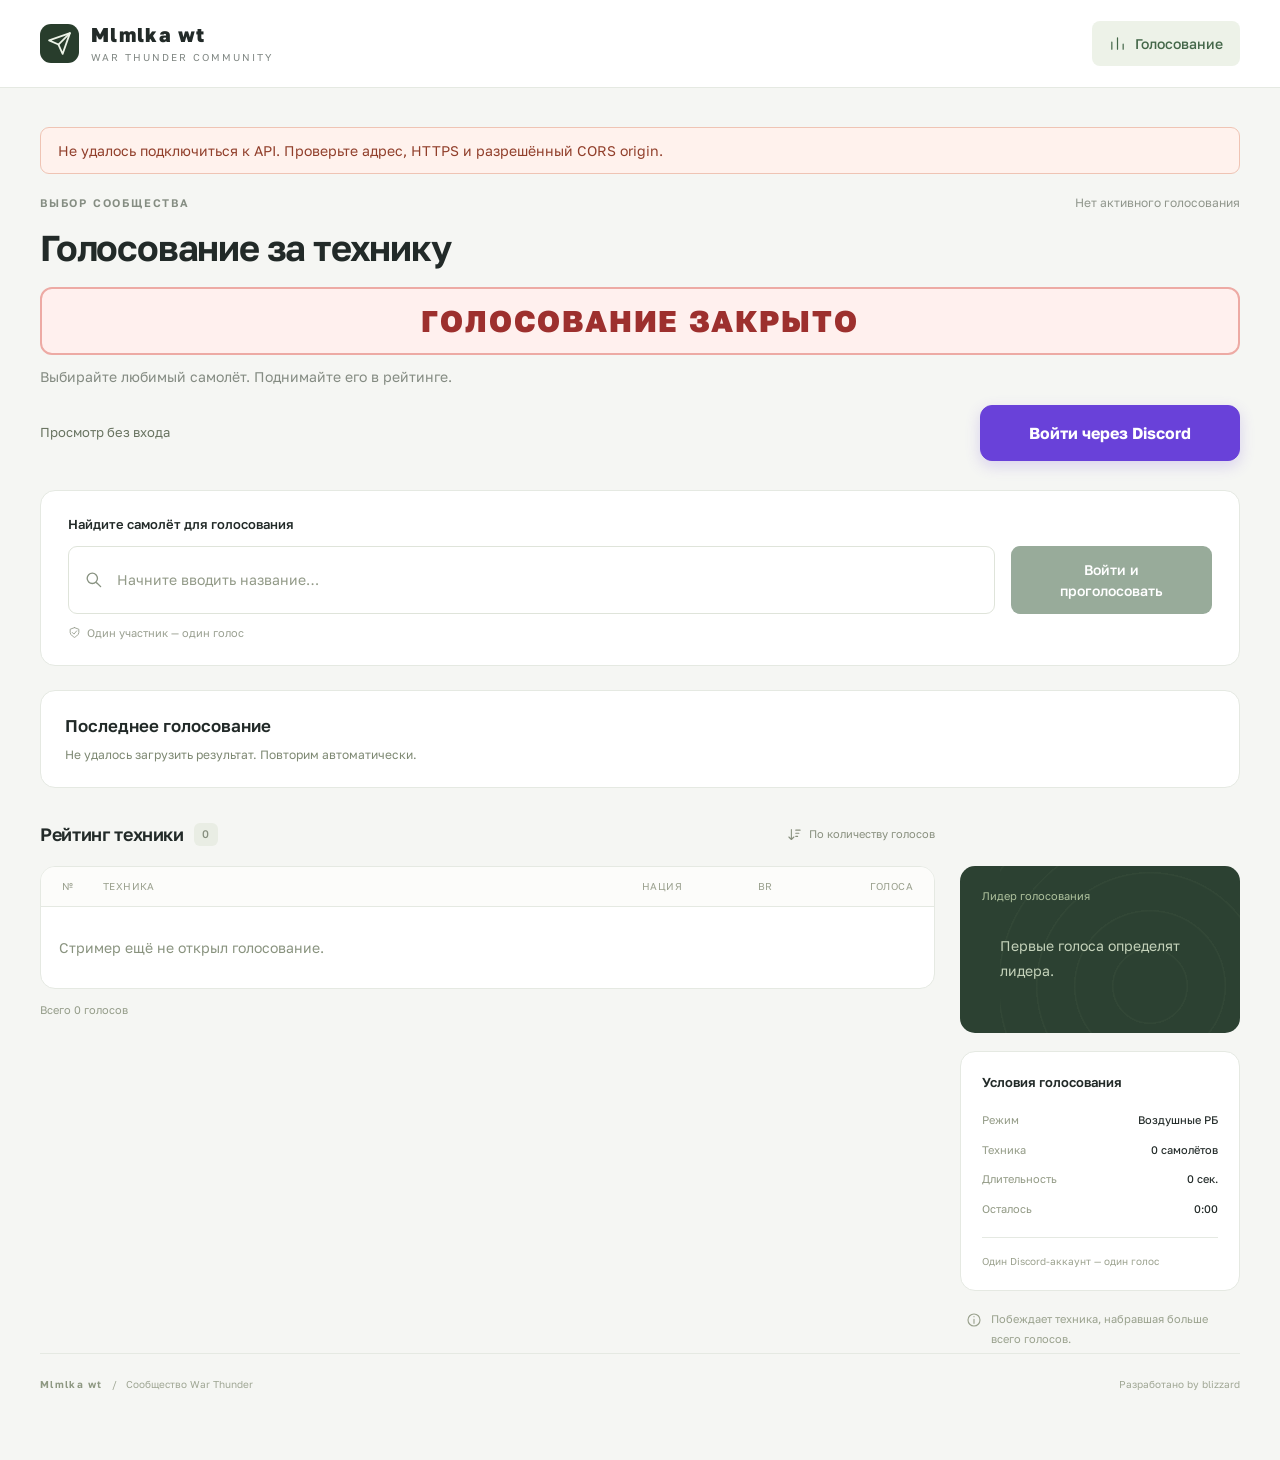
<file: index.html>
<!doctype html>
<html lang="ru"><head><meta charset="UTF-8"><meta name="viewport" content="width=device-width, initial-scale=1"><meta name="color-scheme" content="light"><meta name="description" content="Голосование за технику War Thunder — Mlmlka wt."><title>Голосование за технику — Mlmlka wt</title><link rel="icon" href='data:image/svg+xml,<svg xmlns="http://www.w3.org/2000/svg" viewBox="0 0 32 32"><rect width="32" height="32" rx="8" fill="%232c4132"/><path d="m25 7-7 19-4-9-9-3L25 7Z" fill="none" stroke="%23dce8cb" stroke-width="1.6"/></svg>'><link rel="preconnect" href="https://fonts.googleapis.com"><link rel="preconnect" href="https://fonts.gstatic.com" crossorigin><link rel="preconnect" href="https://static.encyclopedia.warthunder.com"><link rel="stylesheet" href="styles.css"><link rel="stylesheet" href="live.css"><script defer src="config.js"></script><script defer src="aircraft-images.js"></script><script defer src="voting-options.js"></script><script defer src="app.js"></script></head><body><header class="topbar"><div class="shell">
      <a class="brand" href="index.html" aria-label="Mlmlka wt — голосование"><span class="brand-mark"><svg viewBox="0 0 24 24" aria-hidden="true" ><path d="m22 2-7 20-4-9-9-4 20-7Z"/><path d="m22 2-11 11"/></svg></span><div><div class="brand-name">Mlmlka wt</div><div class="brand-sub">WAR THUNDER COMMUNITY</div></div></a>
      <nav class="nav" aria-label="Основная навигация">
        <a href="index.html" class="active" aria-current="page"><svg viewBox="0 0 24 24" aria-hidden="true" ><path d="M4 20V10m8 10V4m8 16v-7"/></svg>Голосование</a>
        <a href="admin.html" data-admin-nav hidden class="" ><svg viewBox="0 0 24 24" aria-hidden="true" ><path d="M4 21v-7m0-5V3m8 18v-9m0-5V3m8 18v-3m0-5V3M1 9h6m2 3h6m2 6h6"/></svg>Управление</a>
      </nav><div class="profile"><span class="avatar">W</span><span class="profile-name">Mlmlka wt</span><svg viewBox="0 0 24 24" aria-hidden="true" class="chevron"><path d="m7 10 5 5 5-5"/></svg></div>
    </div></header><main class="shell">
    <div class="overline"><span class="eyebrow">ВЫБОР СООБЩЕСТВА</span><span class="poll-id">Голосование № 004</span></div>
    <div class="heading-line"><h1>Голосование за технику</h1></div>
    <div class="poll-status-banner closed" id="poll-status" role="status" aria-live="polite">ГОЛОСОВАНИЕ ЗАКРЫТО</div>
    <p class="intro">Выбирайте любимый самолёт. Поднимайте его в рейтинге.</p>
    <section class="vote-box" aria-label="Ваш голос">
      <label class="field-label" for="aircraft-search">Найдите самолёт для голосования</label>
      <div class="search-field"><svg viewBox="0 0 24 24" aria-hidden="true" ><circle cx="10.5" cy="10.5" r="6.5"/><path d="m16 16 5 5"/></svg><input type="search" id="aircraft-search" list="aircraft-options" placeholder="Начните вводить название…" autocomplete="off" aria-label="Поиск самолёта"><datalist id="aircraft-options"></datalist><input type="hidden" id="aircraft-choice"></div>
      <button type="button" class="primary-button"><svg viewBox="0 0 24 24" aria-hidden="true" ><path d="m5 12 4 4L19 6"/></svg>Проголосовать</button>
      <p class="helper"><svg viewBox="0 0 24 24" aria-hidden="true" ><path d="m12 3 8 3v6c0 5-8 9-8 9s-8-4-8-9V6l8-3Z"/><path d="m8 12 3 3 5-6"/></svg>Один участник — один голос</p>
    </section>
    <section class="last-result-card panel" aria-labelledby="last-result-title"><h2 id="last-result-title">Последнее голосование</h2><p class="last-result-note">Загрузка результата…</p></section>
    <div class="results-layout"><section aria-labelledby="ranking-title">
      <div class="section-heading"><h2 id="ranking-title">Рейтинг техники <span class="count">8</span></h2><span class="sort"><svg viewBox="0 0 24 24" aria-hidden="true" ><path d="M7 4v16m-4-4 4 4 4-4M14 5h7m-7 5h5m-5 5h3"/></svg>По количеству голосов</span></div>
      <div class="ranking" role="table" aria-label="Рейтинг самолётов">
        <div class="table-head" role="row"><span>№</span><span class="tech-label">ТЕХНИКА</span><span class="nation-label">НАЦИЯ</span><span class="br-label">BR</span><span class="votes-label">ГОЛОСА</span></div>
        <div class="plane-row leader" role="row">
          <span class="rank-number" role="cell" aria-label="Место 1"><svg viewBox="0 0 24 24" aria-hidden="true" ><path d="m3 6 5 5 4-8 4 8 5-5-2 13H5L3 6Z"/><path d="M5 22h14"/></svg></span>
          <span role="cell"><img class="plane-thumb" src="https://static.encyclopedia.warthunder.com/slots/j_11a.png" alt="J-11A" decoding="async"></span>
          <div role="cell"><div class="plane-name">J-11A</div><div class="plane-meta">VIII ранг <span aria-hidden="true">·</span> Реактивный</div></div>
          <span class="nation"><span class="flag" aria-hidden="true">🇨🇳</span>Китай</span><span class="br" aria-label="Боевой рейтинг 13.3">13.3</span>
          <div class="vote-data" role="cell"><span class="vote-number">342</span><span class="vote-share">27,4%</span><div class="progress" aria-hidden="true"><span style="width:100.0%"></span></div></div>
        </div><div class="plane-row " role="row">
          <span class="rank-number" role="cell" aria-label="Место 2">02</span>
          <span role="cell"><img class="plane-thumb" src="https://static.encyclopedia.warthunder.com/slots/f_16a_block_10.png" alt="F-16A" decoding="async"></span>
          <div role="cell"><div class="plane-name">F-16A</div><div class="plane-meta">VIII ранг <span aria-hidden="true">·</span> Реактивный</div></div>
          <span class="nation"><span class="flag" aria-hidden="true">🇺🇸</span>США</span><span class="br" aria-label="Боевой рейтинг 12.3">12.3</span>
          <div class="vote-data" role="cell"><span class="vote-number">268</span><span class="vote-share">21,5%</span><div class="progress" aria-hidden="true"><span style="width:78.4%"></span></div></div>
        </div><div class="plane-row " role="row">
          <span class="rank-number" role="cell" aria-label="Место 3">03</span>
          <span role="cell"><img class="plane-thumb" src="https://static.encyclopedia.warthunder.com/slots/mig_29_9_13.png" alt="MiG-29 (9-13)" decoding="async"></span>
          <div role="cell"><div class="plane-name">MiG-29 (9-13)</div><div class="plane-meta">VIII ранг <span aria-hidden="true">·</span> Реактивный</div></div>
          <span class="nation"><span class="flag" aria-hidden="true" style="color:#b67068;font-size:17px">★</span>СССР</span><span class="br" aria-label="Боевой рейтинг 13.0">13.0</span>
          <div class="vote-data" role="cell"><span class="vote-number">196</span><span class="vote-share">15,7%</span><div class="progress" aria-hidden="true"><span style="width:57.3%"></span></div></div>
        </div><div class="plane-row " role="row">
          <span class="rank-number" role="cell" aria-label="Место 4">04</span>
          <span role="cell"><img class="plane-thumb" src="https://static.encyclopedia.warthunder.com/slots/saab_jas39a.png" alt="JAS39A" decoding="async"></span>
          <div role="cell"><div class="plane-name">JAS39A</div><div class="plane-meta">VIII ранг <span aria-hidden="true">·</span> Реактивный</div></div>
          <span class="nation"><span class="flag" aria-hidden="true">🇸🇪</span>Швеция</span><span class="br" aria-label="Боевой рейтинг 13.0">13.0</span>
          <div class="vote-data" role="cell"><span class="vote-number">154</span><span class="vote-share">12,3%</span><div class="progress" aria-hidden="true"><span style="width:45.0%"></span></div></div>
        </div><div class="plane-row " role="row">
          <span class="rank-number" role="cell" aria-label="Место 5">05</span>
          <span role="cell"><img class="plane-thumb" src="https://static.encyclopedia.warthunder.com/slots/mirage_2000c_s5.png" alt="Mirage 2000C-S5" decoding="async"></span>
          <div role="cell"><div class="plane-name">Mirage 2000C-S5</div><div class="plane-meta">VIII ранг <span aria-hidden="true">·</span> Реактивный</div></div>
          <span class="nation"><span class="flag" aria-hidden="true">🇫🇷</span>Франция</span><span class="br" aria-label="Боевой рейтинг 12.3">12.3</span>
          <div class="vote-data" role="cell"><span class="vote-number">112</span><span class="vote-share">9,0%</span><div class="progress" aria-hidden="true"><span style="width:32.7%"></span></div></div>
        </div><div class="plane-row " role="row">
          <span class="rank-number" role="cell" aria-label="Место 6">06</span>
          <span role="cell"><img class="plane-thumb" src="https://static.encyclopedia.warthunder.com/slots/f_15a.png" alt="F-15A" decoding="async"></span>
          <div role="cell"><div class="plane-name">F-15A</div><div class="plane-meta">VIII ранг <span aria-hidden="true">·</span> Реактивный</div></div>
          <span class="nation"><span class="flag" aria-hidden="true">🇺🇸</span>США</span><span class="br" aria-label="Боевой рейтинг 12.7">12.7</span>
          <div class="vote-data" role="cell"><span class="vote-number">82</span><span class="vote-share">6,6%</span><div class="progress" aria-hidden="true"><span style="width:24.0%"></span></div></div>
        </div><div class="plane-row " role="row">
          <span class="rank-number" role="cell" aria-label="Место 7">07</span>
          <span role="cell"><img class="plane-thumb" src="https://static.encyclopedia.warthunder.com/slots/su_27.png" alt="Su-27" decoding="async"></span>
          <div role="cell"><div class="plane-name">Su-27</div><div class="plane-meta">VIII ранг <span aria-hidden="true">·</span> Реактивный</div></div>
          <span class="nation"><span class="flag" aria-hidden="true" style="color:#b67068;font-size:17px">★</span>СССР</span><span class="br" aria-label="Боевой рейтинг 13.0">13.0</span>
          <div class="vote-data" role="cell"><span class="vote-number">58</span><span class="vote-share">4,6%</span><div class="progress" aria-hidden="true"><span style="width:17.0%"></span></div></div>
        </div><div class="plane-row " role="row">
          <span class="rank-number" role="cell" aria-label="Место 8">08</span>
          <span role="cell"><img class="plane-thumb" src="https://static.encyclopedia.warthunder.com/slots/mig-21_smt.png" alt="MiG-21SMT" decoding="async"></span>
          <div role="cell"><div class="plane-name">MiG-21SMT</div><div class="plane-meta">VII ранг <span aria-hidden="true">·</span> Реактивный</div></div>
          <span class="nation"><span class="flag" aria-hidden="true" style="color:#b67068;font-size:17px">★</span>СССР</span><span class="br" aria-label="Боевой рейтинг 10.3">10.3</span>
          <div class="vote-data" role="cell"><span class="vote-number">36</span><span class="vote-share">2,9%</span><div class="progress" aria-hidden="true"><span style="width:10.5%"></span></div></div>
        </div>
      </div>
      <div class="ranking-foot"><span><svg viewBox="0 0 24 24" aria-hidden="true" ><path d="M4 20V10m8 10V4m8 16v-7"/></svg>Всего 1 248 голосов</span><span>Результаты по убыванию голосов</span></div>
    </section><aside class="sidebar">
      <section class="leader-card" aria-label="Лидер голосования"><p class="label"><svg viewBox="0 0 24 24" aria-hidden="true" ><path d="m3 6 5 5 4-8 4 8 5-5-2 13H5L3 6Z"/><path d="M5 22h14"/></svg>Лидер голосования</p><img class="leader-image" src="https://static.encyclopedia.warthunder.com/slots/j_11a.png" alt="J-11A" decoding="async"><h2 class="leader-title">J-11A</h2><p class="leader-description">Китай &nbsp; / &nbsp; VIII ранг &nbsp; / &nbsp; BR 13.3</p><div class="leader-stats"><div><strong>342</strong><small>голоса за технику</small></div><div style="text-align:right"><strong class="percent">27,4%</strong><small>от всех голосов</small></div></div></section>
      <section class="info-card"><h3>Условия голосования</h3><div class="condition"><span>Режим</span><strong>Воздушные РБ</strong></div><div class="condition"><span>Нации</span><strong>Все нации</strong></div><div class="condition"><span>Боевой рейтинг</span><strong>10.0 — 14.0</strong></div><div class="condition"><span>Тип техники</span><strong>Реактивные</strong></div><div class="info-bottom"><svg viewBox="0 0 24 24" aria-hidden="true" ><circle cx="12" cy="12" r="9"/><path d="M12 7v5l3 2"/></svg>Открыто 26 сентября 2026</div></section>
      <p class="mini-note"><svg viewBox="0 0 24 24" aria-hidden="true" ><circle cx="12" cy="12" r="9"/><path d="M12 11v6m0-10h.01"/></svg>Побеждает техника, набравшая больше всего голосов.</p>
    </aside></div>
    <footer class="site-footer "><span><span class="footer-brand">Mlmlka wt</span> &nbsp; / &nbsp; Сообщество War Thunder</span><span class="footer-right">Разработано by blizzard <svg viewBox="0 0 24 24" aria-hidden="true" ><path d="m22 2-7 20-4-9-9-4 20-7Z"/><path d="m22 2-11 11"/></svg></span></footer></main></body></html>
</file>
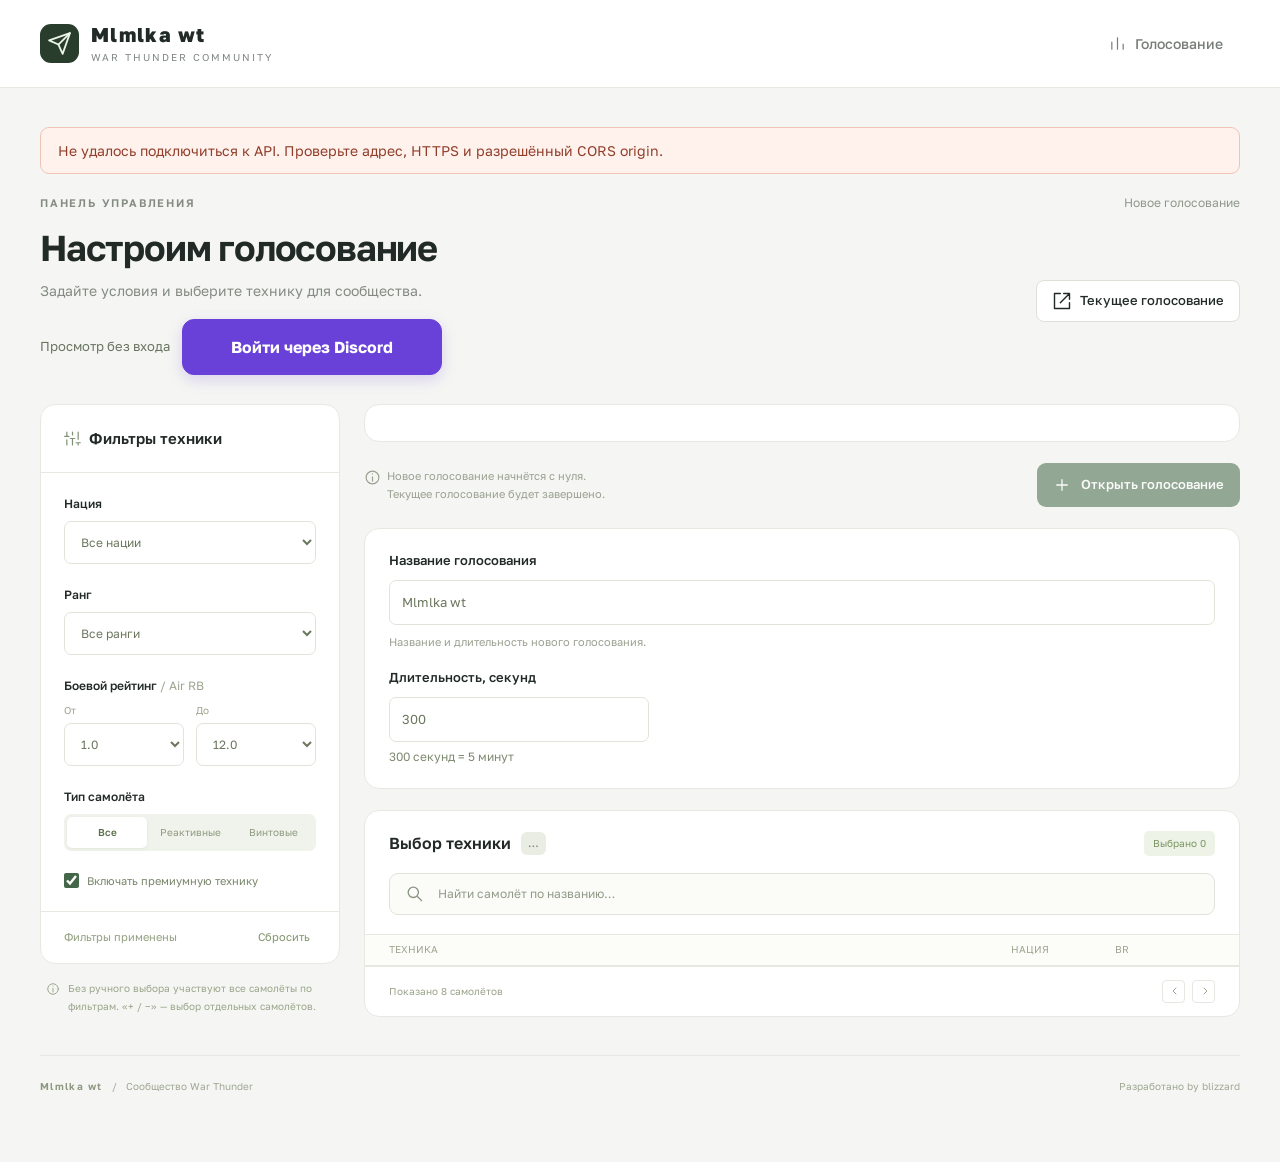
<file: admin.html>
<!doctype html>
<html lang="ru"><head><meta charset="UTF-8"><meta name="viewport" content="width=device-width, initial-scale=1"><meta name="color-scheme" content="light"><meta name="description" content="Голосование за технику War Thunder — Mlmlka wt."><title>Управление голосованием — Mlmlka wt</title><link rel="icon" href='data:image/svg+xml,<svg xmlns="http://www.w3.org/2000/svg" viewBox="0 0 32 32"><rect width="32" height="32" rx="8" fill="%232c4132"/><path d="m25 7-7 19-4-9-9-3L25 7Z" fill="none" stroke="%23dce8cb" stroke-width="1.6"/></svg>'><link rel="preconnect" href="https://fonts.googleapis.com"><link rel="preconnect" href="https://fonts.gstatic.com" crossorigin><link rel="preconnect" href="https://static.encyclopedia.warthunder.com"><link rel="stylesheet" href="styles.css"><link rel="stylesheet" href="live.css"><script defer src="config.js"></script><script defer src="aircraft-images.js"></script><script defer src="voting-options.js"></script><script defer src="app.js"></script></head><body><header class="topbar"><div class="shell">
      <a class="brand" href="index.html" aria-label="Mlmlka wt — голосование"><span class="brand-mark"><svg viewBox="0 0 24 24" aria-hidden="true" ><path d="m22 2-7 20-4-9-9-4 20-7Z"/><path d="m22 2-11 11"/></svg></span><div><div class="brand-name">Mlmlka wt</div><div class="brand-sub">WAR THUNDER COMMUNITY</div></div></a>
      <nav class="nav" aria-label="Основная навигация">
        <a href="index.html" class="" ><svg viewBox="0 0 24 24" aria-hidden="true" ><path d="M4 20V10m8 10V4m8 16v-7"/></svg>Голосование</a>
        <a href="admin.html" data-admin-nav hidden class="active" aria-current="page"><svg viewBox="0 0 24 24" aria-hidden="true" ><path d="M4 21v-7m0-5V3m8 18v-9m0-5V3m8 18v-3m0-5V3M1 9h6m2 3h6m2 6h6"/></svg>Управление</a>
      </nav><div class="profile"><span class="avatar">W</span><span class="profile-name">Mlmlka wt</span><svg viewBox="0 0 24 24" aria-hidden="true" class="chevron"><path d="m7 10 5 5 5-5"/></svg></div>
    </div></header><main class="shell">
      <div class="overline"><span class="eyebrow">ПАНЕЛЬ УПРАВЛЕНИЯ</span><span class="poll-id">Новое голосование</span></div>
      <div class="title-row"><div><h1>Настроим голосование</h1><p class="intro">Задайте условия и выберите технику для сообщества.</p></div><a class="outline-button" href="index.html"><svg viewBox="0 0 24 24" aria-hidden="true" ><path d="M14 3h7v7m0-7L10 14M10 3H3v18h18v-7"/></svg>Текущее голосование</a></div>
      <div class="admin-layout"><aside><section class="panel"><h2 class="panel-title"><svg viewBox="0 0 24 24" aria-hidden="true" ><path d="M4 21v-7m0-5V3m8 18v-9m0-5V3m8 18v-3m0-5V3M1 9h6m2 3h6m2 6h6"/></svg>Фильтры техники</h2><div class="panel-body">
        <div class="field-group"><label class="field-label" for="nation">Нация</label><select class="select-input" id="nation"><option>Все нации</option><option>США</option><option>Германия</option><option>СССР</option><option>Великобритания</option><option>Япония</option><option>Китай</option><option>Италия</option><option>Франция</option><option>Швеция</option><option>Израиль</option></select></div>
        <div class="field-group"><label class="field-label" for="rank">Ранг</label><select class="select-input" id="rank"><option>Все ранги</option><option>I — III</option><option>IV — VI</option><option selected>VII — IX</option></select></div>
        <div class="field-group wide"><span class="field-label">Боевой рейтинг <span style="font-weight:400;color:#9ba58e">/ Air RB</span></span><div class="double-fields"><div><label class="range-caption" for="min-br">От</label><select class="select-input" id="min-br" aria-label="Минимальный BR"><option>1.0</option></select></div><div><label class="range-caption" for="max-br">До</label><select class="select-input" id="max-br" aria-label="Максимальный BR"><option>12.0</option></select></div></div></div>
        <div class="field-group wide"><span class="field-label">Тип самолёта</span><div class="segmented" aria-label="Тип самолёта"><button type="button">Все</button><button type="button" class="selected" aria-pressed="true">Реактивные</button><button type="button">Винтовые</button></div></div>
        <div class="field-group wide"><label class="check-row"><input type="checkbox" checked>Включать премиумную технику</label></div>
      </div><div class="filter-bottom"><span>Фильтры применены</span><button type="button">Сбросить</button></div></section><p class="filter-note"><svg viewBox="0 0 24 24" aria-hidden="true" ><circle cx="12" cy="12" r="9"/><path d="M12 11v6m0-10h.01"/></svg>Без ручного выбора участвуют все самолёты по фильтрам. «+ / −» — выбор отдельных самолётов.</p></aside>
      <div class="admin-right"><div class="admin-actions"><p class="helper"><svg viewBox="0 0 24 24" aria-hidden="true" ><circle cx="12" cy="12" r="9"/><path d="M12 11v6m0-10h.01"/></svg>Новое голосование начнётся с нуля.<br>Текущее голосование будет завершено.</p><button class="primary-button" type="button"><svg viewBox="0 0 24 24" aria-hidden="true" ><path d="M12 5v14M5 12h14"/></svg>Открыть голосование</button></div>
      <section class="panel name-panel"><label class="field-label" for="poll-title">Название голосования</label><input class="text-input" id="poll-title" value="Mlmlka wt" maxlength="100"><p class="helper">Это название увидят участники голосования.</p></section>
      <section class="panel"><div class="catalog-heading"><h2>Выбор техники <span class="count">1 324</span></h2><span class="selected-tag"><svg viewBox="0 0 24 24" aria-hidden="true" ><path d="m5 12 4 4L19 6"/></svg>Выбрано 5</span></div>
      <label class="search-field catalog-search"><svg viewBox="0 0 24 24" aria-hidden="true" ><circle cx="10.5" cy="10.5" r="6.5"/><path d="m16 16 5 5"/></svg><input type="search" placeholder="Найти самолёт по названию…" aria-label="Поиск техники"></label>
      <div class="catalog-head"><span class="tech-label">ТЕХНИКА</span><span class="nation-label">НАЦИЯ</span><span>BR</span><span></span></div>
      <div class="catalog-row selected-row"><img class="plane-thumb" src="https://static.encyclopedia.warthunder.com/slots/j_11a.png" alt="J-11A" decoding="async"><div><div class="plane-name">J-11A</div><div class="plane-meta">VIII ранг · Реактивный</div></div><span class="nation"><span class="flag" aria-hidden="true">🇨🇳</span>Китай</span><span class="br">13.3</span><button type="button" class="add-remove" aria-label="Убрать J-11A" title="Убрать из голосования"><svg viewBox="0 0 24 24" aria-hidden="true" ><path d="M5 12h14"/></svg></button></div><div class="catalog-row selected-row"><img class="plane-thumb" src="https://static.encyclopedia.warthunder.com/slots/f_16a_block_10.png" alt="F-16A" decoding="async"><div><div class="plane-name">F-16A</div><div class="plane-meta">VIII ранг · Реактивный</div></div><span class="nation"><span class="flag" aria-hidden="true">🇺🇸</span>США</span><span class="br">12.3</span><button type="button" class="add-remove" aria-label="Убрать F-16A" title="Убрать из голосования"><svg viewBox="0 0 24 24" aria-hidden="true" ><path d="M5 12h14"/></svg></button></div><div class="catalog-row selected-row"><img class="plane-thumb" src="https://static.encyclopedia.warthunder.com/slots/mig_29_9_13.png" alt="MiG-29 (9-13)" decoding="async"><div><div class="plane-name">MiG-29 (9-13)</div><div class="plane-meta">VIII ранг · Реактивный</div></div><span class="nation"><span class="flag" aria-hidden="true" style="color:#b67068;font-size:17px">★</span>СССР</span><span class="br">13.0</span><button type="button" class="add-remove" aria-label="Убрать MiG-29 (9-13)" title="Убрать из голосования"><svg viewBox="0 0 24 24" aria-hidden="true" ><path d="M5 12h14"/></svg></button></div><div class="catalog-row selected-row"><img class="plane-thumb" src="https://static.encyclopedia.warthunder.com/slots/saab_jas39a.png" alt="JAS39A" decoding="async"><div><div class="plane-name">JAS39A</div><div class="plane-meta">VIII ранг · Реактивный</div></div><span class="nation"><span class="flag" aria-hidden="true">🇸🇪</span>Швеция</span><span class="br">13.0</span><button type="button" class="add-remove" aria-label="Убрать JAS39A" title="Убрать из голосования"><svg viewBox="0 0 24 24" aria-hidden="true" ><path d="M5 12h14"/></svg></button></div><div class="catalog-row selected-row"><img class="plane-thumb" src="https://static.encyclopedia.warthunder.com/slots/mirage_2000c_s5.png" alt="Mirage 2000C-S5" decoding="async"><div><div class="plane-name">Mirage 2000C-S5</div><div class="plane-meta">VIII ранг · Реактивный</div></div><span class="nation"><span class="flag" aria-hidden="true">🇫🇷</span>Франция</span><span class="br">12.3</span><button type="button" class="add-remove" aria-label="Убрать Mirage 2000C-S5" title="Убрать из голосования"><svg viewBox="0 0 24 24" aria-hidden="true" ><path d="M5 12h14"/></svg></button></div><div class="catalog-row "><img class="plane-thumb" src="https://static.encyclopedia.warthunder.com/slots/f_15a.png" alt="F-15A" decoding="async"><div><div class="plane-name">F-15A</div><div class="plane-meta">VIII ранг · Реактивный</div></div><span class="nation"><span class="flag" aria-hidden="true">🇺🇸</span>США</span><span class="br">12.7</span><button type="button" class="add-remove" aria-label="Добавить F-15A" title="Добавить в голосование"><svg viewBox="0 0 24 24" aria-hidden="true" ><path d="M12 5v14M5 12h14"/></svg></button></div><div class="catalog-row "><img class="plane-thumb" src="https://static.encyclopedia.warthunder.com/slots/su_27.png" alt="Su-27" decoding="async"><div><div class="plane-name">Su-27</div><div class="plane-meta">VIII ранг · Реактивный</div></div><span class="nation"><span class="flag" aria-hidden="true" style="color:#b67068;font-size:17px">★</span>СССР</span><span class="br">13.0</span><button type="button" class="add-remove" aria-label="Добавить Su-27" title="Добавить в голосование"><svg viewBox="0 0 24 24" aria-hidden="true" ><path d="M12 5v14M5 12h14"/></svg></button></div><div class="catalog-row "><img class="plane-thumb" src="https://static.encyclopedia.warthunder.com/slots/mig-21_smt.png" alt="MiG-21SMT" decoding="async"><div><div class="plane-name">MiG-21SMT</div><div class="plane-meta">VII ранг · Реактивный</div></div><span class="nation"><span class="flag" aria-hidden="true" style="color:#b67068;font-size:17px">★</span>СССР</span><span class="br">10.3</span><button type="button" class="add-remove" aria-label="Добавить MiG-21SMT" title="Добавить в голосование"><svg viewBox="0 0 24 24" aria-hidden="true" ><path d="M12 5v14M5 12h14"/></svg></button></div>
      <div class="catalog-footer"><span>Показано 8 самолётов</span><div class="pagination"><button type="button" aria-label="Предыдущая страница"><svg viewBox="0 0 24 24" aria-hidden="true" ><path d="m14 6-6 6 6 6"/></svg></button><button type="button" aria-label="Следующая страница"><svg viewBox="0 0 24 24" aria-hidden="true" ><path d="m10 6 6 6-6 6"/></svg></button></div></div></section>
      </div></div>
    <footer class="site-footer admin-footer"><span><span class="footer-brand">Mlmlka wt</span> &nbsp; / &nbsp; Сообщество War Thunder</span><span class="footer-right">Разработано by blizzard <svg viewBox="0 0 24 24" aria-hidden="true" ><path d="m22 2-7 20-4-9-9-4 20-7Z"/><path d="m22 2-11 11"/></svg></span></footer></main></body></html>
</file>
<file: styles.css>
@import url('https://fonts.googleapis.com/css2?family=Golos+Text:wght@400;450;500;550;600;650;700;750;800&display=swap');

:root{--bg:#f5f6f3;--white:#fff;--ink:#222a28;--muted:#828985;--line:#e5e9e2;--green:#446749;--green-dark:#263e2d;--pale:#edf2e8;--radius:15px;font-family:'Golos Text',Arial,sans-serif;color:var(--ink);font-synthesis:none}
*{box-sizing:border-box}body{margin:0;background:var(--bg);font-size:14px;line-height:1.5}button,input,select{font:inherit}button,a,select{ -webkit-tap-highlight-color:transparent}button{cursor:pointer}a{color:inherit;text-decoration:none}button:focus-visible,a:focus-visible,input:focus-visible,select:focus-visible{outline:3px solid #83a676;outline-offset:4px}button{border:0;background:none;color:inherit}svg{width:20px;height:20px;fill:none;stroke:currentColor;stroke-width:1.7;stroke-linecap:round;stroke-linejoin:round;flex-shrink:0}button svg{width:18px;height:18px}h1,h2,h3,p{margin:0}input,select{min-width:0}input::placeholder{color:#939991}select{cursor:pointer}small{font-size:12px}button:hover{filter:brightness(.97)}.shell{width:min(1248px,calc(100% - 80px));margin:auto}
.topbar{height:88px;background:var(--white);border-bottom:1px solid var(--line)}.topbar .shell{height:100%;display:flex;align-items:center;justify-content:space-between;gap:30px}.brand{display:flex;align-items:center;gap:12px}.brand-mark{width:39px;height:39px;background:#283d2c;border-radius:11px;display:grid;place-items:center;color:#edf4e8}.brand-mark svg{width:25px;height:25px}.brand-name{font-size:20px;font-weight:800;letter-spacing:1.3px;line-height:1.2}.brand-sub{color:var(--muted);font-size:10px;letter-spacing:2px;margin-top:4px}.nav{display:flex;align-items:center;gap:7px;margin-left:auto}.nav a{display:flex;align-items:center;gap:9px;padding:12px 17px;border-radius:8px;color:#777e78;font-weight:500}.nav a.active{background:var(--pale);color:var(--green)}.nav a:hover{background:#f2f4ef}.nav svg{width:17px;height:17px}.profile{display:flex;align-items:center;border-left:1px solid var(--line);padding-left:27px;margin-left:15px;gap:11px}.avatar{display:grid;place-items:center;width:34px;height:34px;border:1px solid #dfe5d9;border-radius:50%;background:#f0f2e9;color:#626e51;font-size:12px;font-weight:700}.profile .chevron{width:13px;height:13px;color:var(--muted)}.profile-name{font-weight:550;font-size:13px}
main{padding-top:39px;padding-bottom:45px}.overline{display:flex;justify-content:space-between;align-items:center;margin-bottom:14px}.eyebrow{font-size:11px;color:#858d82;letter-spacing:1.8px;font-weight:600}.poll-id{font-size:12px;color:#90968c}.heading-line{display:flex;align-items:center;gap:17px;flex-wrap:wrap}h1{font-size:36px;font-weight:650;line-height:1.2;letter-spacing:-1.2px}.status{display:inline-flex;align-items:center;gap:7px;padding:5px 10px;border-radius:20px;color:#507247;background:#e9efe2;font-size:11px;font-weight:550;white-space:nowrap}.dot{width:6px;height:6px;display:block;background:#789b65;border-radius:50%}.intro{margin-top:11px;color:#848b82;font-size:14px}.title-row{display:flex;align-items:center;justify-content:space-between;gap:20px}.outline-button{display:inline-flex;align-items:center;justify-content:center;gap:8px;border:1px solid #dbe1d6;border-radius:8px;padding:10px 15px;background:#fff;font-size:13px;font-weight:500}
.vote-box{margin-top:29px;padding:24px 27px;display:grid;grid-template-columns:1fr 201px;gap:11px 16px;background:#fff;border:1px solid var(--line);border-radius:var(--radius)}.field-label{display:block;font-size:13px;font-weight:550;margin-bottom:9px}.vote-box .field-label{grid-column:1/-1;margin-bottom:0}.search-field{display:flex;align-items:center;gap:12px;padding:0 15px;border:1px solid #dfe4da;border-radius:9px;background:#fff;min-height:48px}.search-field svg{color:#889281;width:19px;height:19px}.search-field select,.search-field input{height:46px;flex:1;border:0;outline:0;background:transparent;width:100%;font-size:14px;color:#737d6c}.search-field:focus-within{box-shadow:0 0 0 3px #e2eadc;border-color:#809573}.primary-button{display:inline-flex;align-items:center;justify-content:center;gap:10px;padding:13px 20px;min-height:48px;border-radius:9px;background:var(--green);color:white;font-weight:550;font-size:14px}.helper{display:flex;align-items:center;gap:6px;color:#9aa091;font-size:11px;grid-column:1/-1}.helper svg{width:13px;height:13px}.results-layout{display:grid;grid-template-columns:minmax(0,1fr) 280px;gap:25px;margin-top:33px}.section-heading{display:flex;align-items:center;justify-content:space-between;margin-bottom:18px;gap:12px}.section-heading h2{font-size:18px;letter-spacing:-.35px;font-weight:600;display:flex;align-items:center;gap:10px}.count{font-size:11px;color:#878f7f;background:#e9ede4;display:inline-flex;align-items:center;justify-content:center;min-width:24px;height:23px;padding:0 7px;border-radius:6px;font-weight:500;letter-spacing:0}.sort{display:flex;gap:7px;align-items:center;font-size:11px;color:#89907f}.sort svg{width:15px;height:15px}.ranking{background:#fff;border:1px solid var(--line);border-radius:var(--radius);overflow:hidden}.table-head,.plane-row{display:grid;grid-template-columns:29px 82px minmax(115px,1fr) 104px 47px 96px;align-items:center;gap:12px;padding:0 21px}.table-head{height:40px;color:#9bA18f;font-size:10px;letter-spacing:.4px;background:#fcfcfa;border-bottom:1px solid var(--line)}.table-head .tech-label{grid-column:2/4}.table-head .votes-label{text-align:right}.plane-row{height:83px;border-bottom:1px solid #edf0e8;position:relative}.plane-row:last-child{border-bottom:0}.plane-row.leader{background:linear-gradient(90deg,#f6f8ef,white 80%)}.rank-number{font-size:12px;color:#a0a695;font-variant-numeric:tabular-nums}.leader .rank-number{color:#6f824d;font-weight:700}.rank-number svg{width:17px;height:17px;stroke:#91a363}.plane-thumb{width:85px;height:55px;object-fit:contain;filter:drop-shadow(0 4px 3px #1c2b2220);transition:transform .2s}.plane-row:hover .plane-thumb{transform:translateY(-2px) scale(1.05)}.plane-name{font-size:14px;font-weight:550;white-space:nowrap}.plane-meta{font-size:10px;color:#989f90;margin-top:4px}.nation{display:flex;align-items:center;gap:7px;font-size:11px;color:#7f8875;white-space:nowrap}.flag{font-size:16px;font-family:'Segoe UI Emoji',sans-serif}.br{font-size:11px;color:#7d8870;font-variant-numeric:tabular-nums;background:#f2f4ed;padding:2px 6px;width:fit-content;border-radius:4px}.vote-data{text-align:right}.vote-number{font-weight:650;font-size:15px;font-variant-numeric:tabular-nums}.vote-share{font-size:10px;color:#9ca393;font-weight:400;margin-left:5px}.progress{height:3px;background:#eef1e9;border-radius:6px;margin-top:9px;overflow:hidden}.progress span{height:100%;display:block;background:#a1b389;border-radius:6px}.leader .progress span{background:#69874e}.ranking-foot{display:flex;align-items:center;justify-content:space-between;margin-top:13px;color:#949c89;font-size:11px}.ranking-foot span{display:flex;gap:6px;align-items:center}.ranking-foot svg{width:13px;height:13px}.sidebar{padding-top:45px;display:flex;flex-direction:column;gap:18px}.leader-card{padding:22px;background:#2c4132;color:#fff;border-radius:var(--radius);position:relative;overflow:hidden}.leader-card:before{content:'';position:absolute;width:300px;height:300px;right:-60px;top:-30px;background:repeating-radial-gradient(circle at center,transparent 0 36px,#b4c9930b 37px 38px);pointer-events:none}.leader-card .label{display:flex;align-items:center;gap:8px;color:#afc29e;font-size:11px;position:relative}.leader-card .label svg{width:16px;height:16px}.leader-image{display:block;width:100%;height:142px;object-fit:contain;position:relative;margin:8px 0 4px;filter:drop-shadow(0 12px 12px #15261b77)}.leader-title{font-size:25px;font-weight:550;letter-spacing:-.5px}.leader-description{font-size:11px;color:#a2b69b;margin-top:4px}.leader-stats{display:flex;justify-content:space-between;align-items:end;border-top:1px solid #57704766;padding-top:19px;margin-top:20px}.leader-stats strong{font-size:27px;font-weight:500;letter-spacing:-1px}.leader-stats small{display:block;color:#a0b395;font-size:10px;margin-top:2px}.leader-stats .percent{font-size:18px;color:#c3d6ac}.info-card{border:1px solid var(--line);background:#fff;border-radius:var(--radius);padding:21px}.info-card h3{font-size:13px;font-weight:600;margin-bottom:20px}.condition{display:flex;align-items:center;justify-content:space-between;margin-top:13px;font-size:11px;gap:10px}.condition span{color:#929a85}.condition strong{font-weight:450}.info-bottom{border-top:1px solid var(--line);margin-top:20px;padding-top:16px;font-size:10px;color:#9ca28f;display:flex;align-items:center;gap:6px}.info-bottom svg{width:13px;height:13px}.mini-note{padding:0 6px;display:flex;gap:9px;color:#99a18d;font-size:11px;line-height:1.8}.mini-note svg{width:16px;height:16px;margin-top:3px}.site-footer{border-top:1px solid var(--line);padding:23px 0;margin-top:4px;display:flex;justify-content:space-between;color:#a0a795;font-size:10px}.site-footer .footer-brand{font-weight:650;letter-spacing:1.3px;color:#8e9882}.footer-right{display:flex;align-items:center;gap:7px}.footer-right svg{width:12px;height:12px}
.admin-layout{display:grid;grid-template-columns:300px minmax(0,1fr);gap:24px;margin-top:29px;align-items:start}.panel{background:#fff;border:1px solid var(--line);border-radius:var(--radius)}.panel-title{display:flex;align-items:center;gap:8px;font-size:15px;font-weight:600;padding:22px 23px;border-bottom:1px solid var(--line)}.panel-title svg{width:17px;height:17px;color:#7f9273}.panel-body{padding:22px 23px}.field-group{margin-bottom:22px}.field-group:last-child{margin-bottom:0}.text-input,.select-input{width:100%;height:43px;border:1px solid #e0e5d9;background:#fff;border-radius:7px;padding:0 12px;font-size:12px;color:#6c775e}.select-input{appearance:auto}.field-group .field-label{font-size:12px;margin-bottom:8px}.double-fields{display:grid;grid-template-columns:1fr 1fr;gap:12px}.range-caption{display:block;color:#9ba48d;font-size:10px;margin-bottom:5px}.stepper{display:flex;align-items:center;justify-content:space-between;height:39px;border:1px solid #e0e5d9;border-radius:7px;overflow:hidden}.stepper button{height:37px;width:30px;color:#8c997b;display:grid;place-items:center}.stepper button svg{width:13px;height:13px}.stepper span{font-size:12px;color:#687858;font-variant-numeric:tabular-nums}.range-track{height:3px;background:#e9eee2;margin:18px 7px 8px;position:relative}.range-fill{position:absolute;left:20%;right:8%;background:#859c6c;height:3px}.range-fill:before,.range-fill:after{position:absolute;content:'';width:9px;height:9px;background:#fff;border:2px solid #81966c;border-radius:50%;top:-3px}.range-fill:before{left:0}.range-fill:after{right:0}.segmented{display:flex;gap:3px;padding:3px;background:#f0f3eb;border-radius:7px}.segmented button{flex:1;padding:8px 3px;font-size:10px;color:#8f9b80;border-radius:5px}.segmented button.selected{background:#fff;box-shadow:0 1px 3px #253b2410;color:#596f49;font-weight:550}.check-row{display:flex;align-items:center;gap:8px;color:#778469;font-size:11px;cursor:pointer}.check-row input{accent-color:var(--green);width:15px;height:15px;margin:0}.filter-bottom{border-top:1px solid var(--line);padding:16px 23px;color:#92a080;font-size:11px;display:flex;justify-content:space-between;align-items:center}.filter-bottom button{font-size:11px;color:#81936c}.admin-right{display:flex;flex-direction:column;gap:21px}.name-panel{padding:22px 24px}.name-panel .text-input{font-size:13px;height:45px}.name-panel .helper{margin-top:9px}.catalog-heading{display:flex;align-items:center;justify-content:space-between;padding:20px 24px 17px}.catalog-heading h2{font-size:16px;font-weight:600;display:flex;gap:10px;align-items:center}.selected-tag{background:#edf3e6;color:#7b9562;padding:5px 9px;border-radius:5px;font-size:10px;display:flex;align-items:center;gap:5px}.selected-tag svg{width:12px;height:12px}.catalog-search{margin:0 24px 19px;background:#fbfcf8;min-height:41px}.catalog-search input{font-size:12px;height:40px}.catalog-head,.catalog-row{display:grid;grid-template-columns:80px minmax(120px,1fr) 90px 42px 44px;align-items:center;gap:14px;padding:0 24px}.catalog-head{height:32px;border-top:1px solid var(--line);border-bottom:1px solid var(--line);font-size:10px;color:#9da58f;background:#fcfdf9}.catalog-head .tech-label{grid-column:1/3}.catalog-row{height:70px;border-bottom:1px solid #edf0e7}.catalog-row:last-child{border:0}.catalog-row.selected-row{background:#fafcf6}.catalog-row .plane-thumb{width:73px;height:49px}.catalog-row .plane-name{font-size:12px}.catalog-row .plane-meta{font-size:9px}.catalog-row .nation{font-size:10px}.add-remove{display:grid;place-items:center;width:29px;height:29px;border:1px solid #dce4d2;border-radius:6px;color:#8d9d7b;justify-self:end;background:#fff}.add-remove svg{width:15px;height:15px}.selected-row .add-remove{background:#eaf0e2;border-color:#eaf0e2;color:#778c5b}.catalog-footer{padding:13px 24px;border-top:1px solid var(--line);display:flex;align-items:center;justify-content:space-between;font-size:10px;color:#9aa38b}.pagination{display:flex;gap:7px}.pagination button{display:grid;place-items:center;width:23px;height:23px;border:1px solid var(--line);border-radius:4px;background:#fff;color:#879777}.pagination svg{width:12px;height:12px}.admin-actions{display:flex;align-items:center;justify-content:space-between;gap:20px}.admin-actions .helper{font-size:11px;max-width:340px;line-height:1.7}.admin-actions .helper svg{width:17px;height:17px;align-self:flex-start;margin-top:2px}.admin-actions .primary-button{font-size:13px;white-space:nowrap;min-height:44px;padding:11px 16px}.filter-note{font-size:10px;color:#9ba58b;line-height:1.8;padding:15px 6px;display:flex;gap:8px}.filter-note svg{width:14px;height:14px;margin-top:3px}.admin-footer{margin-top:25px}
@media(min-width:1500px){.shell{width:1248px}main{padding-top:49px}.results-layout{grid-template-columns:minmax(0,1fr) 296px;gap:28px}.plane-row{height:86px}}
@media(max-width:1150px){.shell{width:calc(100% - 48px)}.results-layout{grid-template-columns:minmax(0,1fr) 245px;gap:19px}.table-head,.plane-row{grid-template-columns:20px 60px minmax(105px,1fr) 44px 75px;padding:0 15px;gap:9px}.plane-thumb{width:63px}.table-head .nation-label,.plane-row>.nation{display:none}.plane-name{font-size:12px}.vote-share{font-size:9px}.profile-name{display:none}.profile{padding-left:20px}.admin-layout{grid-template-columns:270px minmax(0,1fr);gap:18px}.catalog-head,.catalog-row{grid-template-columns:62px minmax(106px,1fr) 44px 30px;gap:8px;padding:0 17px}.catalog-head .nation-label,.catalog-row>.nation{display:none}.catalog-row .plane-thumb{width:60px}.catalog-heading{padding:20px 17px 17px}.catalog-search{margin-left:17px;margin-right:17px}.catalog-row .plane-name{font-size:11px}.admin-actions{align-items:flex-start}.admin-actions .helper{font-size:10px}}
@media(max-width:800px){.shell{width:calc(100% - 36px)}.topbar{height:73px}.brand-name{font-size:17px}.brand-sub{font-size:8px}.brand-mark{width:34px;height:34px;border-radius:9px}.topbar .shell{gap:10px}.profile{display:none}.nav{gap:3px}.nav a{font-size:11px;padding:10px 11px;gap:6px}.nav svg{width:15px;height:15px}main{padding-top:28px}h1{font-size:30px;letter-spacing:-1px}.intro{font-size:13px}.results-layout{grid-template-columns:1fr;gap:22px}.sidebar{padding-top:0;display:grid;grid-template-columns:1fr 1fr;gap:16px}.leader-image{height:106px;margin:0}.leader-card{padding:19px}.leader-title{font-size:21px}.leader-stats{padding-top:12px;margin-top:12px}.mini-note{grid-column:1/-1}.table-head,.plane-row{grid-template-columns:24px 76px minmax(140px,1fr) 86px 43px 89px}.table-head .nation-label,.plane-row>.nation{display:flex}.plane-thumb{width:76px}.plane-name{font-size:13px}.admin-layout{grid-template-columns:240px minmax(0,1fr);gap:16px}.panel-body{padding:19px 16px}.panel-title{padding:20px 16px}.catalog-row .plane-thumb{width:51px}.catalog-head,.catalog-row{grid-template-columns:51px minmax(87px,1fr) 35px 26px;padding:0 12px;gap:7px}.catalog-heading{padding:18px 12px 15px}.catalog-heading h2{font-size:14px}.catalog-heading .count{display:none}.catalog-search{margin-left:12px;margin-right:12px}.catalog-row .plane-name{font-size:10px}.catalog-row .plane-meta{font-size:9px}.name-panel{padding:19px 16px}.admin-actions{flex-direction:column-reverse;gap:11px}.admin-actions .primary-button{width:100%}.title-row .outline-button{font-size:11px;padding:9px 11px}.title-row .outline-button svg{width:15px}}
@media(max-width:600px){.shell{width:calc(100% - 30px)}.topbar .shell{gap:5px}.brand{gap:8px}.brand-name{font-size:16px}.brand-sub{font-size:7px;letter-spacing:1.5px}.brand-mark{width:32px;height:32px}.nav a{padding:9px 10px;font-size:11px}.nav a svg{display:none}.overline{margin-bottom:12px}.eyebrow{font-size:9px;letter-spacing:1.5px}.poll-id{font-size:10px}h1{font-size:27px;letter-spacing:-.7px}.heading-line{gap:10px}.status{font-size:9px;padding:4px 7px}.intro{font-size:12px;line-height:1.7;max-width:290px}.vote-box{grid-template-columns:1fr;margin-top:23px;padding:19px;gap:11px}.vote-box .field-label{font-size:12px}.search-field{min-height:45px;padding:0 11px}.search-field select{font-size:12px;height:43px}.primary-button{min-height:43px;padding:11px;font-size:13px}.helper{font-size:10px}.results-layout{margin-top:26px}.section-heading{margin-bottom:13px}.section-heading h2{font-size:16px}.sort{font-size:9px;gap:4px}.sort svg{width:12px}.table-head,.plane-row{grid-template-columns:18px 56px minmax(95px,1fr) 71px;gap:8px;padding:0 13px}.table-head .nation-label,.plane-row>.nation,.table-head .br-label,.plane-row>.br{display:none}.table-head{height:34px;font-size:9px}.table-head .tech-label{grid-column:2/4}.plane-row{height:74px}.plane-thumb{width:57px;height:43px}.plane-name{font-size:11px}.plane-meta{font-size:9px}.vote-number{font-size:13px}.vote-share{font-size:8px;margin-left:4px}.rank-number{font-size:10px}.progress{margin-top:7px}.ranking-foot{font-size:9px;gap:8px}.sidebar{grid-template-columns:1fr;gap:16px}.leader-card{display:grid;grid-template-columns:1fr 120px;padding:20px;column-gap:8px}.leader-card .label{grid-column:1/-1}.leader-image{grid-row:2/4;grid-column:2;height:100px;align-self:center;margin:0}.leader-title{margin-top:19px;font-size:27px;align-self:end}.leader-description{font-size:10px}.leader-stats{grid-column:1/-1;margin-top:14px;padding-top:14px}.leader-stats strong{font-size:24px}.info-card{padding:20px}.info-card h3{margin-bottom:16px}.condition{font-size:12px}.info-bottom{font-size:11px}.mini-note{padding:0 1px}.site-footer{gap:15px;margin-top:0;font-size:9px;line-height:1.8}.footer-right{font-size:8px;gap:5px}.title-row{align-items:start;gap:11px}.title-row .outline-button{font-size:0;padding:8px;gap:0}.title-row .outline-button svg{width:18px;height:18px}.admin-layout{grid-template-columns:1fr;margin-top:24px}.panel-body{display:grid;grid-template-columns:1fr 1fr;gap:19px;padding:20px}.field-group{margin:0}.field-group.wide{grid-column:1/-1}.panel-title{padding:17px 20px;font-size:14px}.filter-bottom{padding:13px 20px}.filter-note{padding:12px 4px 0;margin-bottom:4px}.range-track{display:none}.catalog-heading{padding:19px 16px 15px}.catalog-heading h2{font-size:15px}.catalog-search{margin-left:16px;margin-right:16px}.catalog-head,.catalog-row{grid-template-columns:62px minmax(120px,1fr) 35px 30px;padding:0 16px;gap:10px}.catalog-row .plane-thumb{width:61px}.catalog-row .plane-name{font-size:11px}.catalog-row{height:68px}.catalog-footer{padding:12px 16px}.admin-actions .helper{font-size:10px}.name-panel{padding:20px}.selected-tag{font-size:9px}.admin-footer{margin-top:24px}}
@media(prefers-reduced-motion:reduce){*{transition:none!important}}
</file>
<file: live.css>
.auth-strip{display:flex;justify-content:space-between;align-items:center;gap:12px;margin-top:18px;color:#687360;font-size:13px}.api-notice{border:1px solid #c6d9b5;border-radius:9px;background:#edf5e7;color:#3c663d;padding:12px 17px;margin-bottom:20px;font-size:14px}.api-notice.error{background:#fff2ed;border-color:#efc4b4;color:#913f2b}.api-notice[hidden]{display:none}.empty-state{padding:28px 18px;line-height:1.8;color:#89937f}.aircraft-symbol{color:#8a9d7d;text-align:center;font-size:35px}.aircraft-symbol.big{font-size:80px;padding:10px}.duration-field{margin-top:18px;max-width:260px}.duration-field small{display:block;margin-top:6px;color:#7e8a71}.stepper input{width:55px;border:0;background:transparent;text-align:center;font-size:12px;appearance:textfield}.stepper input::-webkit-inner-spin-button{appearance:none}.active-poll{padding:18px 22px;display:flex;align-items:center;justify-content:space-between;gap:15px;font-size:13px}.plane-name{white-space:normal;overflow-wrap:anywhere}button:disabled{cursor:not-allowed;opacity:.55}select:disabled{opacity:.7}.plane-meta{overflow-wrap:anywhere}.catalog-row>div{min-width:0}.leader-card>.empty-state{color:#c4d2ba}a{overflow-wrap:anywhere}@media(max-width:600px){.auth-strip{font-size:11px;align-items:flex-start}.auth-strip button{font-size:11px;padding:9px}.active-poll{flex-direction:column;align-items:flex-start}.catalog-row{min-height:75px;height:auto;padding-top:10px;padding-bottom:10px}.aircraft-symbol.big{grid-row:2/4;grid-column:2;font-size:60px}.api-notice{font-size:12px}}
.nav [data-admin-nav][hidden]{display:none!important}
.last-result-card{margin-top:24px;padding:22px 24px}.last-result-card h2{font-size:17px;font-weight:600}.last-result-heading{display:flex;justify-content:space-between;align-items:center;gap:14px}.last-result-note{font-size:12px;line-height:1.7;color:#7d8872;margin-top:6px}.last-winners{display:grid;grid-template-columns:repeat(auto-fit,minmax(270px,1fr));gap:12px;max-height:300px;overflow-y:auto;margin-top:15px}.last-winner{display:flex;align-items:center;gap:14px;padding:12px;background:#f3f6ee;border-radius:9px}.last-winner strong{font-size:15px;overflow-wrap:anywhere}.last-winner>div{min-width:0}.last-winner .plane-thumb{width:75px;flex-shrink:0}.winner-votes{margin-left:auto;white-space:nowrap;font-size:12px;font-weight:600;color:#597445}@media(max-width:600px){.last-result-card{padding:18px}.last-result-heading{align-items:flex-start;flex-direction:column}.last-winners{grid-template-columns:1fr}.last-winner{gap:9px}.last-winner .plane-thumb{width:55px}.last-winner strong{font-size:13px}}

#login-button.discord-login{min-height:56px;min-width:260px;padding:15px 28px;border:1px solid #6941d9;border-radius:12px;background:#6941d9;color:#fff;font-size:16px;font-weight:700;line-height:1.4;justify-content:center;box-shadow:0 5px 15px #6941d933;transition:background .15s,box-shadow .15s}
#login-button.discord-login:hover{background:#5730bd;border-color:#5730bd;box-shadow:0 7px 20px #6941d947}
#login-button.discord-login:focus-visible{outline:3px solid #b7a0f3;outline-offset:4px}
@media(max-width:600px){.auth-strip{flex-wrap:wrap}#login-button.discord-login{width:100%;min-width:0;min-height:56px;font-size:16px;padding:15px 20px}}

.poll-status-banner{display:flex;align-items:center;justify-content:center;min-height:64px;margin-top:18px;padding:14px 20px;border:2px solid;border-radius:12px;font-size:clamp(20px,3vw,30px);font-weight:800;letter-spacing:.06em;text-align:center;line-height:1.2}
.poll-status-banner.open{color:#176b38;background:#e9f8ed;border-color:#91d5a3}
.poll-status-banner.closed{color:#9d302e;background:#fff0ee;border-color:#edaaa4}
.search-field input[type=search]{min-width:0;color:#4c5945}
.search-field input[type=search]::placeholder{color:#929a88}
@media(max-width:600px){.poll-status-banner{min-height:54px;margin-top:14px;padding:12px;font-size:19px;letter-spacing:.035em}}
</file>
